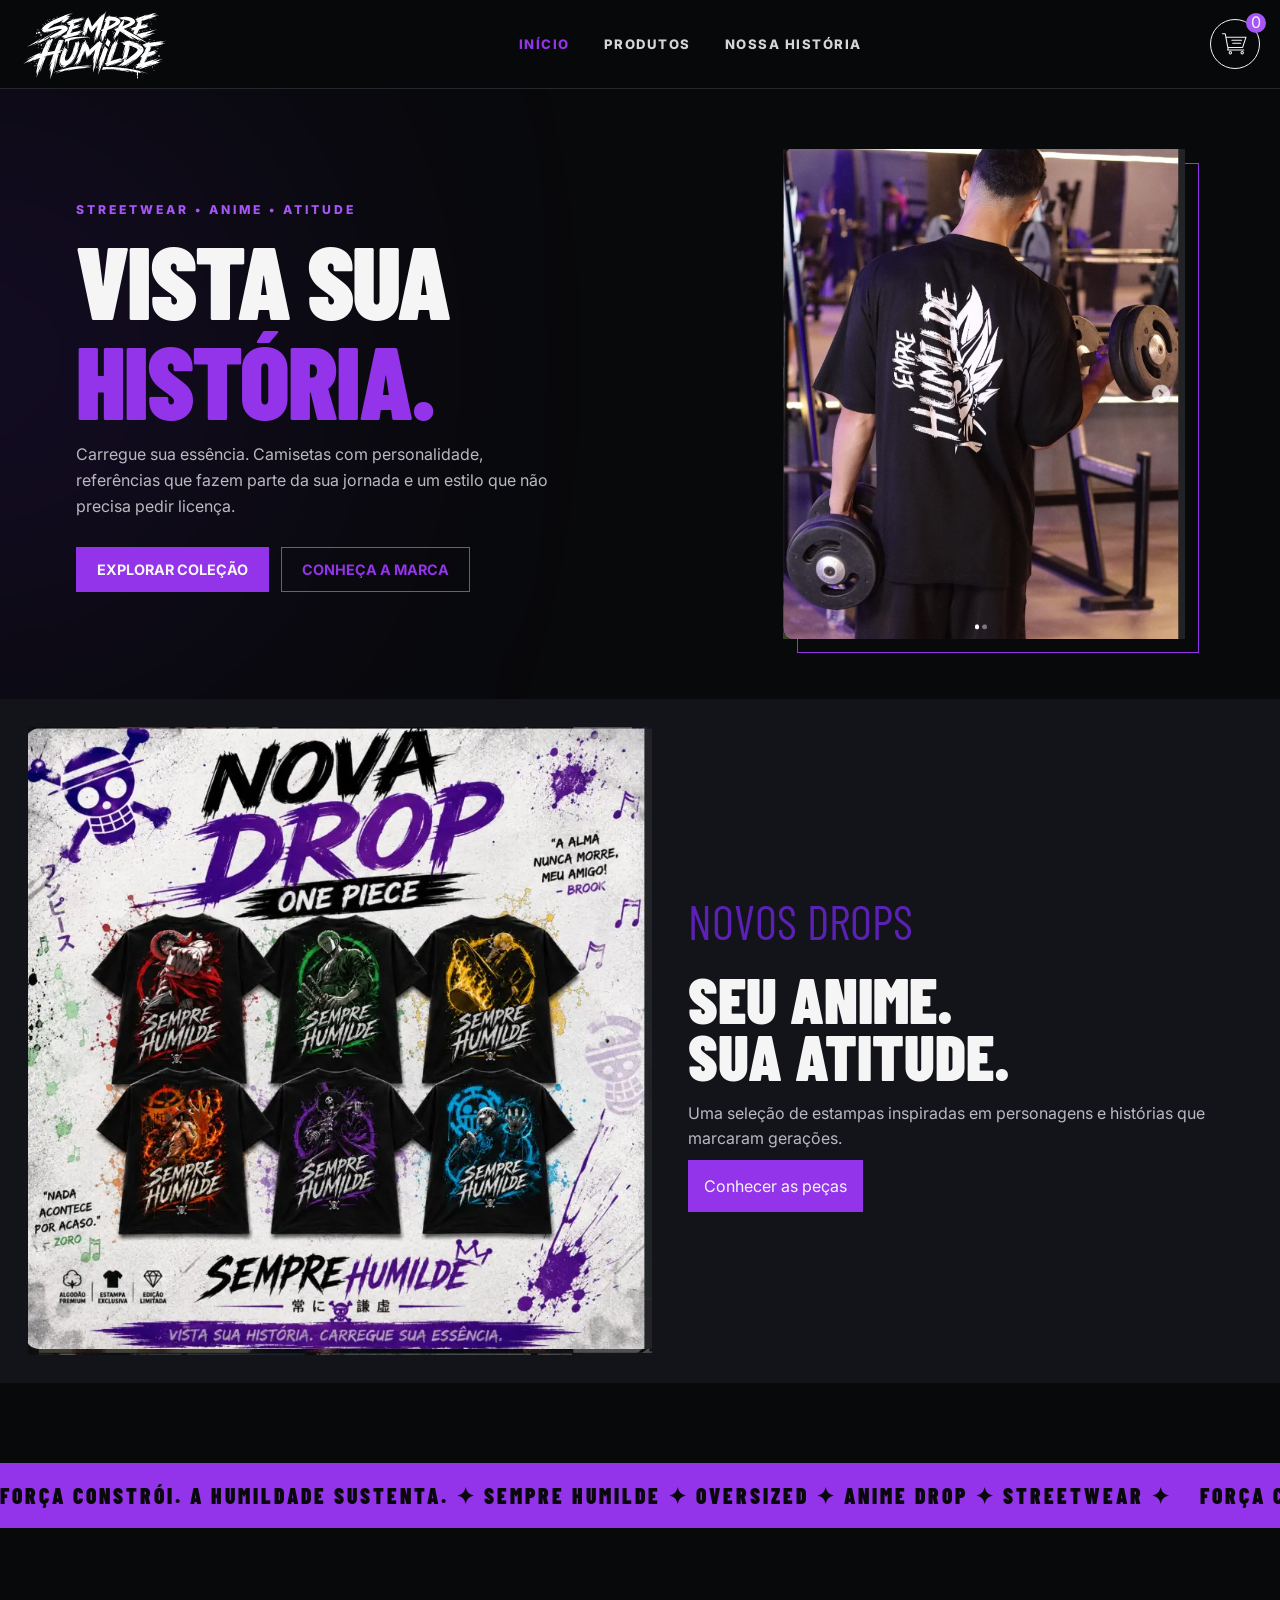
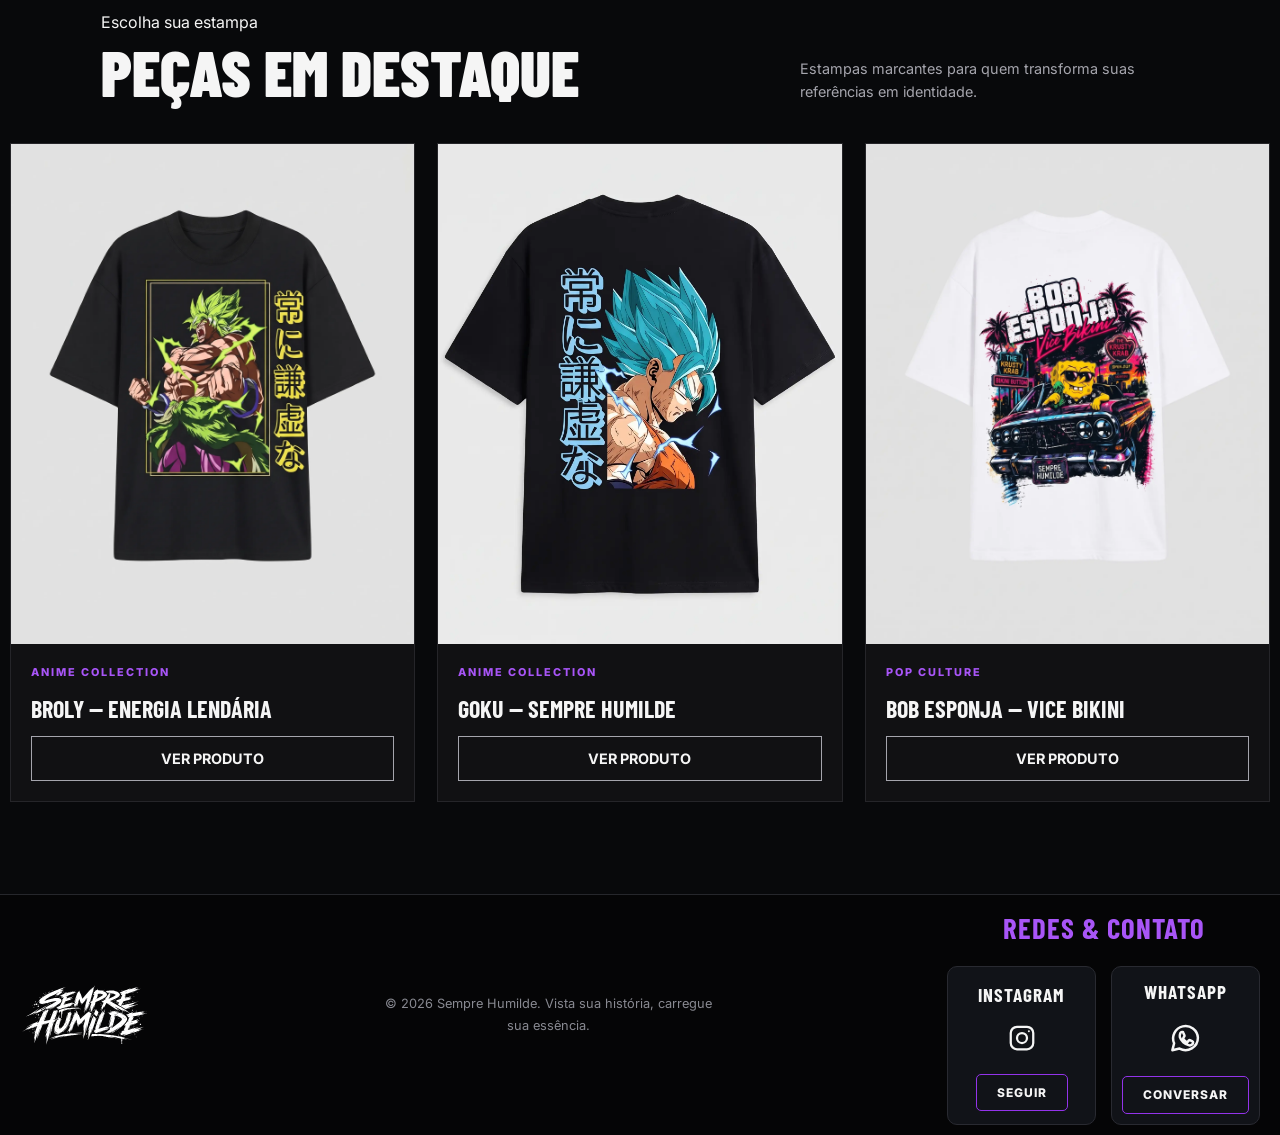
<file: index.html>
<!DOCTYPE html>
<html lang="pt-BR">

<head>
    <meta charset="UTF-8">
    <meta name="viewport" content="width=device-width, initial-scale=1.0">
    <meta name="description" content="Sempre Humilde — vista sua história, carregue sua essência.">
    <link rel="stylesheet" href="inicio.css">
    <title>Sempre Humilde | Streetwear</title>
</head>

<body>
    <header>
        <div class="barradnav">
            <a class="marca" href="index.html">
                <img src="img/sempre_humilde_vetorial.svg" alt="Logo Sempre Humilde">
            </a>
            <nav aria-label="Navegação principal">
                <ul class="menu">
                    <li><a class="ativo" href="index.html">Início</a></li>
                    <li><a href="produtos.html">Produtos</a></li>
                    <li><a href="historia.html">Nossa história</a></li>
                </ul>
            </nav>
                <svg class="hamburger" xmlns="http://www.w3.org/2000/svg" width="32" height="32" viewBox="0 0 24 24" fill="none"
                    stroke="white" stroke-width="2" stroke-linecap="round">
                    <path d="M3 6H21 M3 12H21 M3 18H21" />
                </svg >

            <a class="carrinho" href="#"><svg xmlns="http://www.w3.org/2000/svg" viewBox="0 0 200 180" width="30"
                    height="30">
                    <g fill="none" stroke="currentColor" stroke-width="7" stroke-linecap="round"
                        stroke-linejoin="round">
                        <path d="M17 22h18l17 91h99l22-68H43" />
                        <path d="M56 113l-5 17h108" />
                        <circle cx="69" cy="148" r="8" />
                        <circle cx="148" cy="148" r="8" />
                        <path d="M79 65h65M85 85h53" />
                    </g>
                </svg>
            </a>
        </div>
    </header>

    <main>
        <section class=" banner-principal">
            <div class="banner-texto">
                <span class="banner-mini-titulo">Streetwear • Anime • Atitude</span>
                <h1>Vista sua <span>história.</span></h1>
                <p>Carregue sua essência. Camisetas com personalidade, referências que fazem parte da sua jornada e um
                    estilo que não precisa pedir licença.</p>
                <div class="banner-acoes">
                    <a class="banner-botao" href="produtos.html">Explorar coleção</a>
                    <a class="banner-botao banner-b-secundario" href="historia.html">Conheça a marca</a>
                </div>
            </div>
            <div class="banner-foto">
                <img src="img/primeira.webp" alt="modelo usando a camiseta">
            </div>
        </section>
        <section class="banner-drop">
            <img src="img/one-piece-drop.webp" alt="Coleção de camisetas pretas com estampas de One Piece">
            <div class="infor-drop">
                <span class="drop-titulo">Novos Drops</span>
                <h2>Seu anime.<br>Sua atitude.</h2>
                <p>Uma seleção de estampas inspiradas em personagens e histórias que marcaram gerações.</p>
                <a class="drop-botao" href="produtos.html">Conhecer as peças</a>
            </div>
        </section>

        <div class="faixa">
            <div class="faixa-track">
                FORÇA CONSTRÓI. A HUMILDADE SUSTENTA. ✦ SEMPRE HUMILDE ✦ OVERSIZED ✦ ANIME DROP ✦ STREETWEAR
                ✦&nbsp;&nbsp;&nbsp;
                FORÇA CONSTRÓI. A HUMILDADE SUSTENTA. ✦ SEMPRE HUMILDE ✦ OVERSIZED ✦ ANIME DROP ✦ STREETWEAR
                ✦&nbsp;&nbsp;&nbsp;
            </div>
        </div>
        <section class="destaque">
            <div class="destaque-topo">
                <div>
                    <span>Escolha sua estampa</span>
                    <h2>Peças em destaque</h2>
                </div>
                <p>Estampas marcantes para quem transforma suas referências em identidade.</p>
            </div>
            <div class="vitrine">
                <article class="card-produto">
                    <div class="foto"><img src="img/produtos/brolly-vers.webp" alt="Camiseta preta com estampa do Broly">
                    </div>
                    <div class="infor-card">
                        <span class="categoria">Anime collection</span>
                        <h3>Broly — energia lendária</h3>
                        <a class="botao-destaque" href="produtos.html">Ver produto</a>
                    </div>
                </article>
                <article class="card-produto">
                    <div class="foto"><img src="img/produtos/goku-blue-vers.webp" alt="Camiseta Sempre Humilde com estampa do Goku">
                    </div>
                    <div class="infor-card">
                        <span class="categoria">Anime collection</span>
                        <h3>Goku — Sempre Humilde</h3>
                        <a class="botao-destaque" href="produtos.html">Ver produto</a>
                    </div>
                </article>
                <article class="card-produto">
                    <div class="foto"><img src="img/produtos/Bob Esponja em GTA-vres.webp"
                            alt="Camiseta branca com estampa Bob Esponja Vice Bikini"></div>
                    <div class="infor-card">
                        <span class="categoria">Pop culture</span>
                        <h3>Bob Esponja — Vice Bikini</h3>
                        <a class="botao-destaque" href="produtos.html">Ver produto</a>
                    </div>
                </article>
            </div>
        </section>
    </main>


    <footer>
        <div class="rodape">

            <div class="info-rodape">
                <a class="marca" href="index.html">
                    <img src="img/sempre_humilde_vetorial.svg" alt="Sempre Humilde">
                </a>
            </div>
            <p>© 2026 Sempre Humilde. Vista sua história, carregue sua essência.</p>

            <div class="contato-rodape">

                <h3>REDES & CONTATO</h3>

                <div class="rede">
                    <h4>INSTAGRAM</h4>

                    <a href="#" aria-label="Instagram">

                        <svg xmlns="http://www.w3.org/2000/svg" viewBox="0 0 24 24" width="30" height="30" fill="none"
                            stroke="currentColor" stroke-width="1.8" stroke-linecap="round" stroke-linejoin="round">

                            <rect x="3" y="3" width="18" height="18" rx="5" />
                            <circle cx="12" cy="12" r="4" />
                            <circle cx="17.5" cy="6.5" r=".8" fill="currentColor" stroke="none" />

                        </svg>

                    </a>

                    <a href="#" class="botao-rede">SEGUIR</a>
                </div>

                <div class="rede">
                    <h4>WHATSAPP</h4>

                    <a href="#" aria-label="WhatsApp">

                        <svg xmlns="http://www.w3.org/2000/svg" viewBox="0 0 24 24" width="35" height="35" fill="none"
                            stroke="currentColor" stroke-width="1.7" stroke-linecap="round" stroke-linejoin="round">

                            <path d="M20.5 11.5a8.5 8.5 0 0 1-12.6 7.4L3 20l1.2-4.7A8.5 8.5 0 1 1 20.5 11.5Z" />

                            <path
                                d="M8.5 8.2c.3-.6.6-.6 1-.6h.5c.2 0 .4.1.5.4l.8 1.9c.1.3.1.5-.1.7l-.7.9c-.2.2-.2.4 0 .7.5.9 1.3 1.7 2.2 2.2.3.2.5.2.7 0l.9-1.1c.2-.2.4-.3.7-.2l1.8.9c.3.1.4.3.4.5 0 .4-.2 1.2-.7 1.6-.5.5-1.2.7-2 .6-1.1-.2-2.5-.8-4-2.1-1.2-1.1-2.1-2.5-2.4-3.6-.3-1 .1-1.9.4-2.8Z" />

                        </svg>

                    </a>

                    <a href="#" class="botao-rede">CONVERSAR</a>
                </div>

            </div>

        </div>
    </footer>
</body>

</html>
</file>
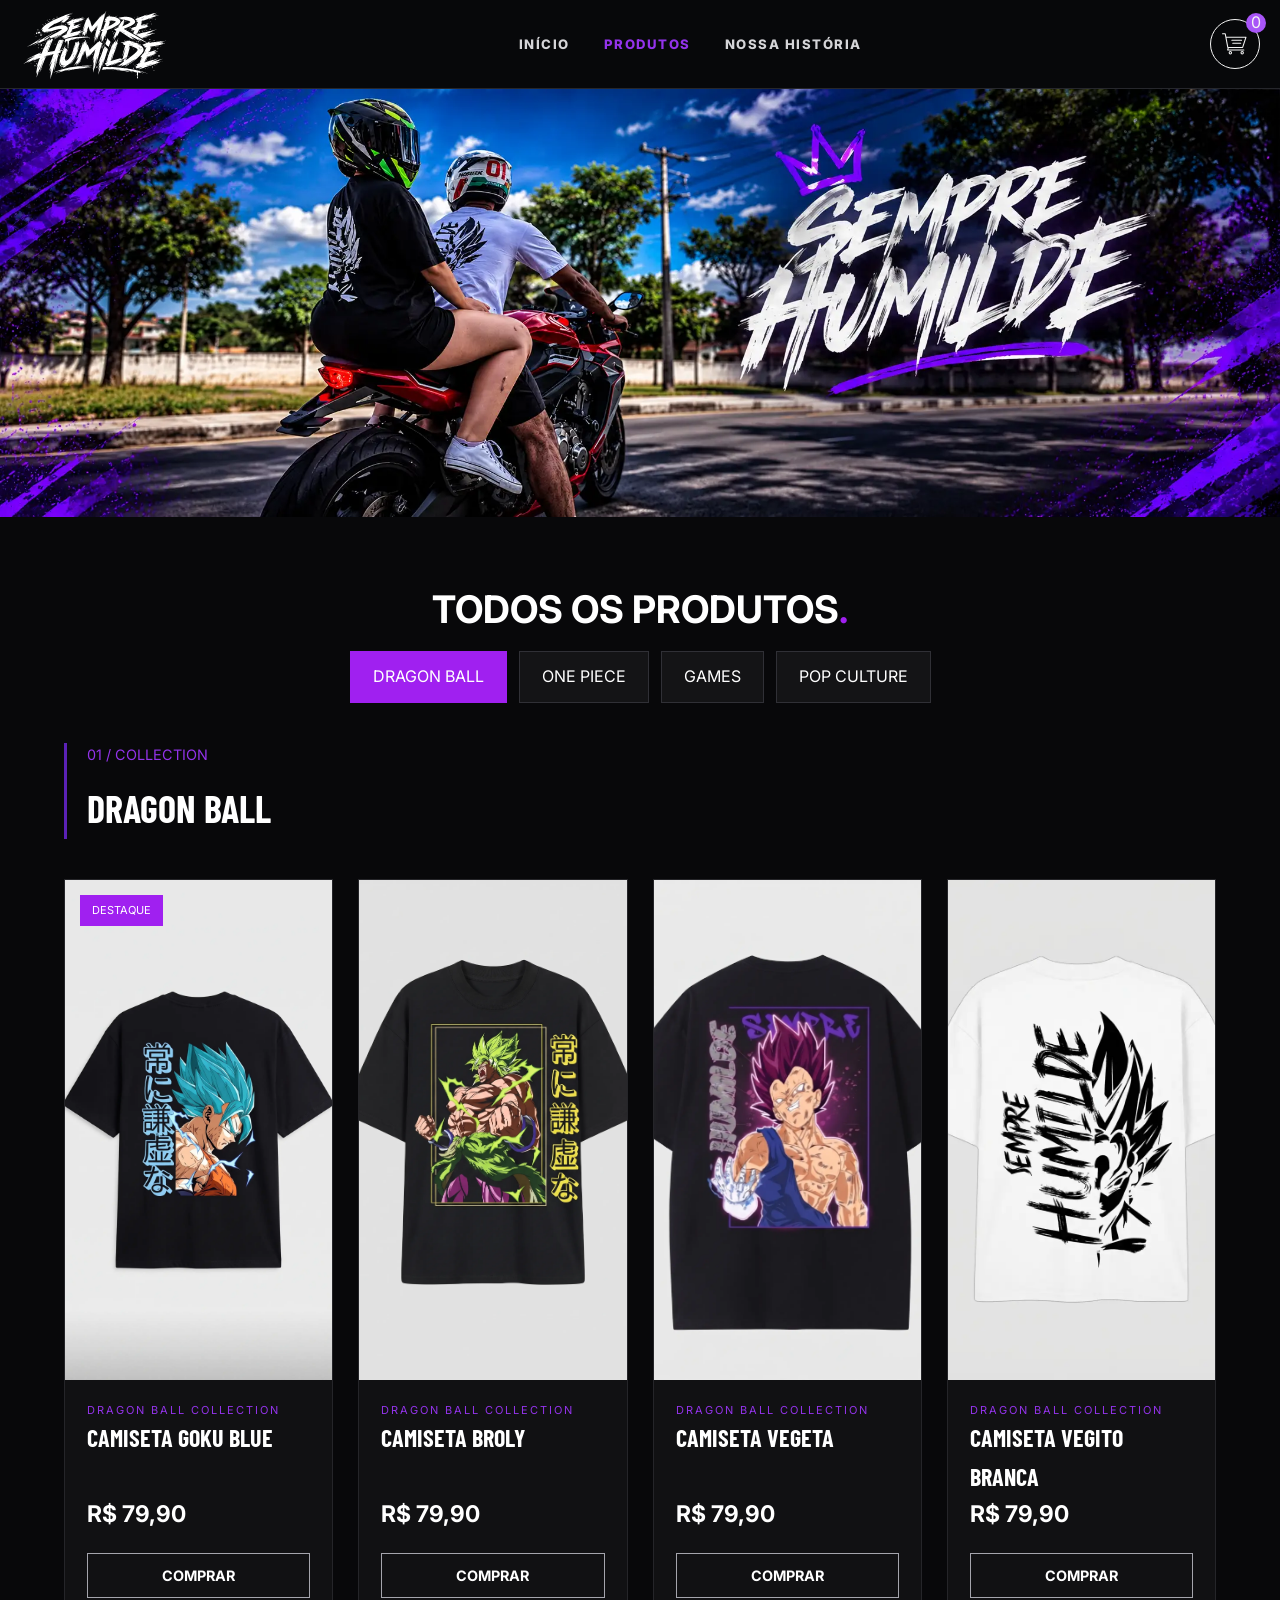
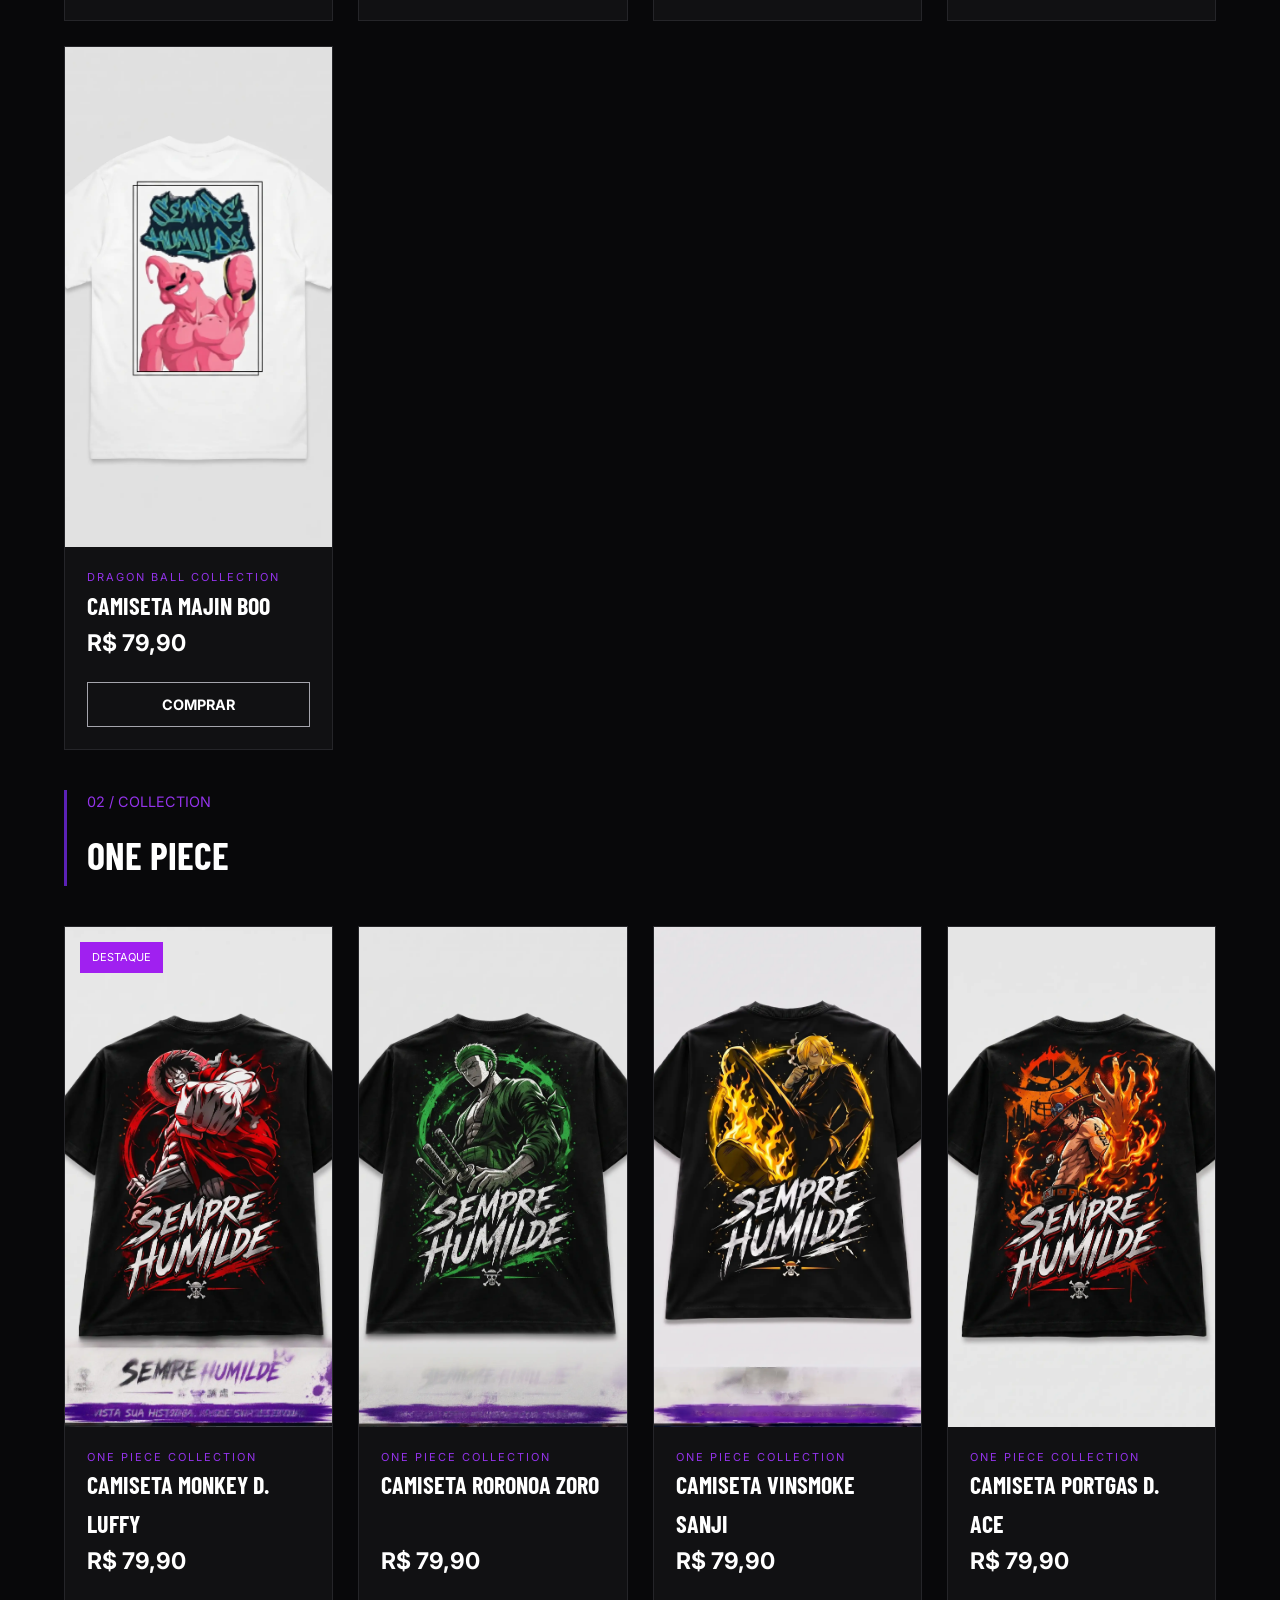
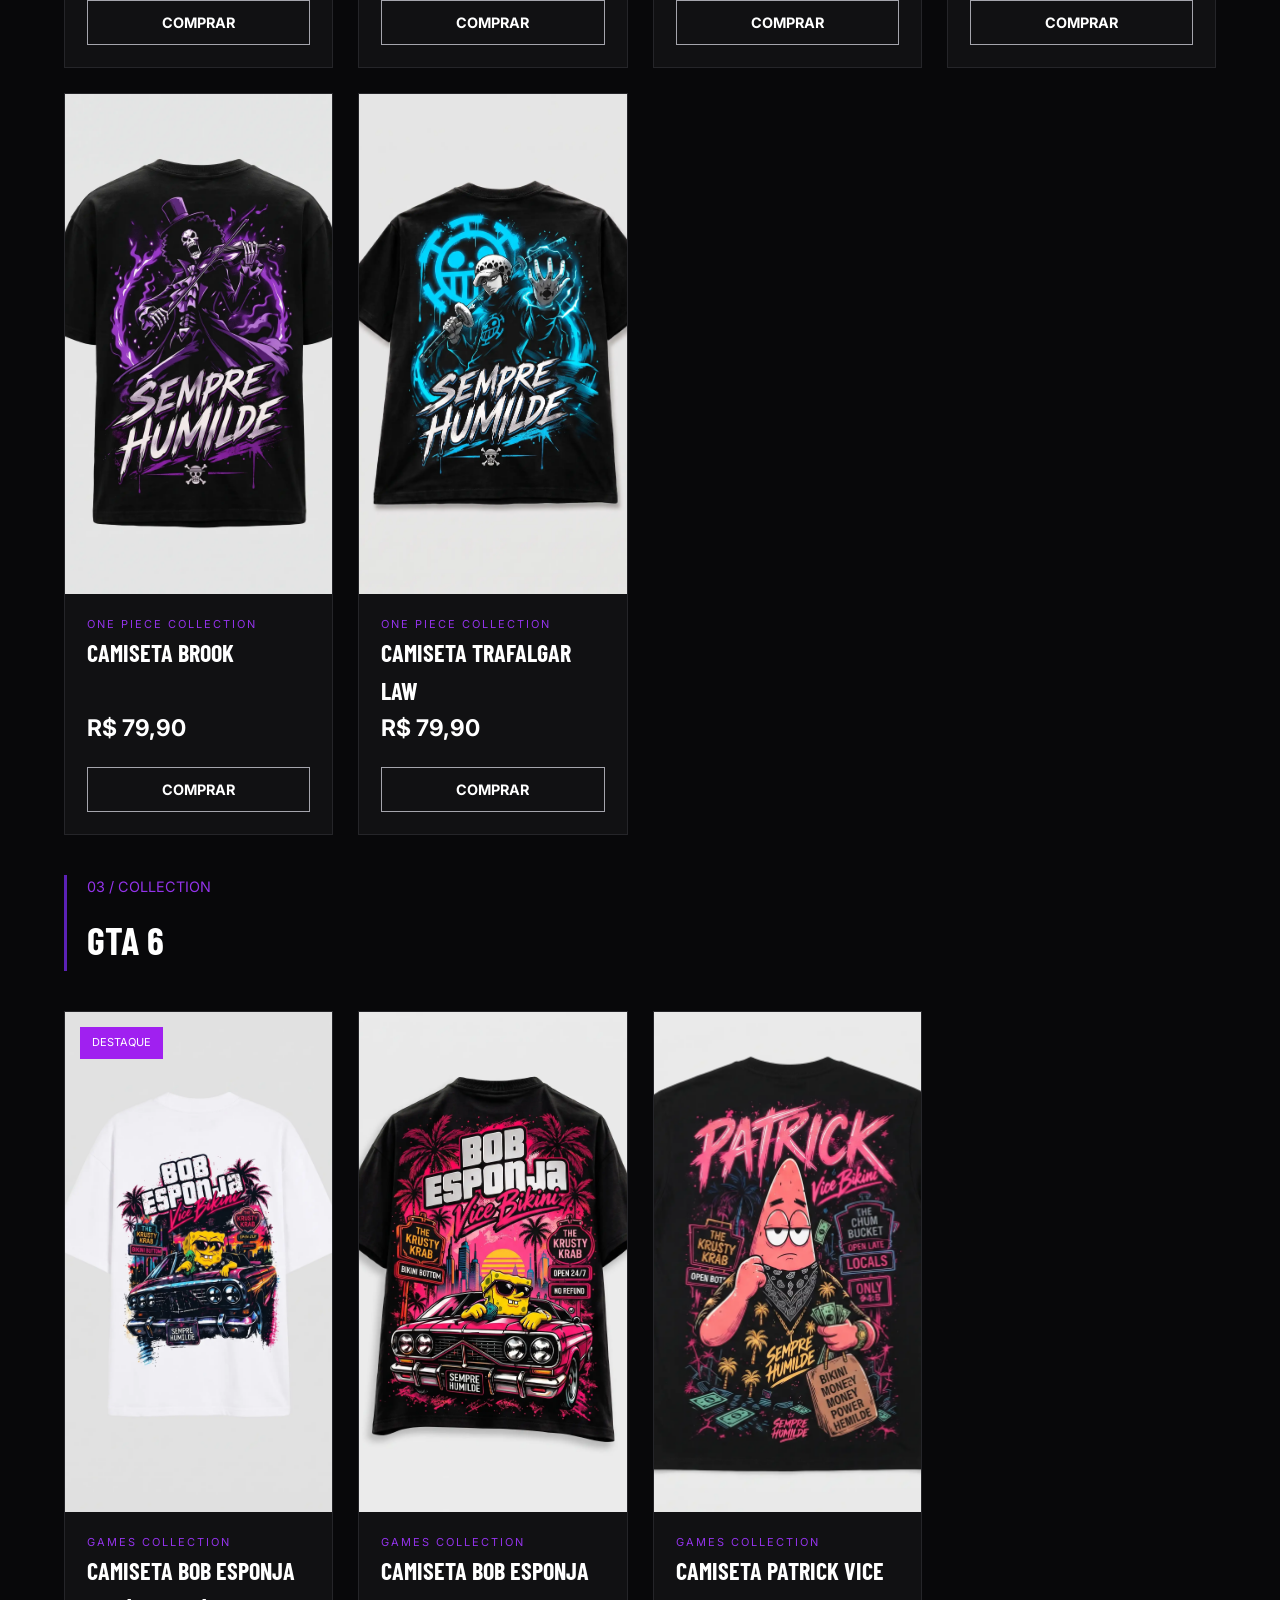
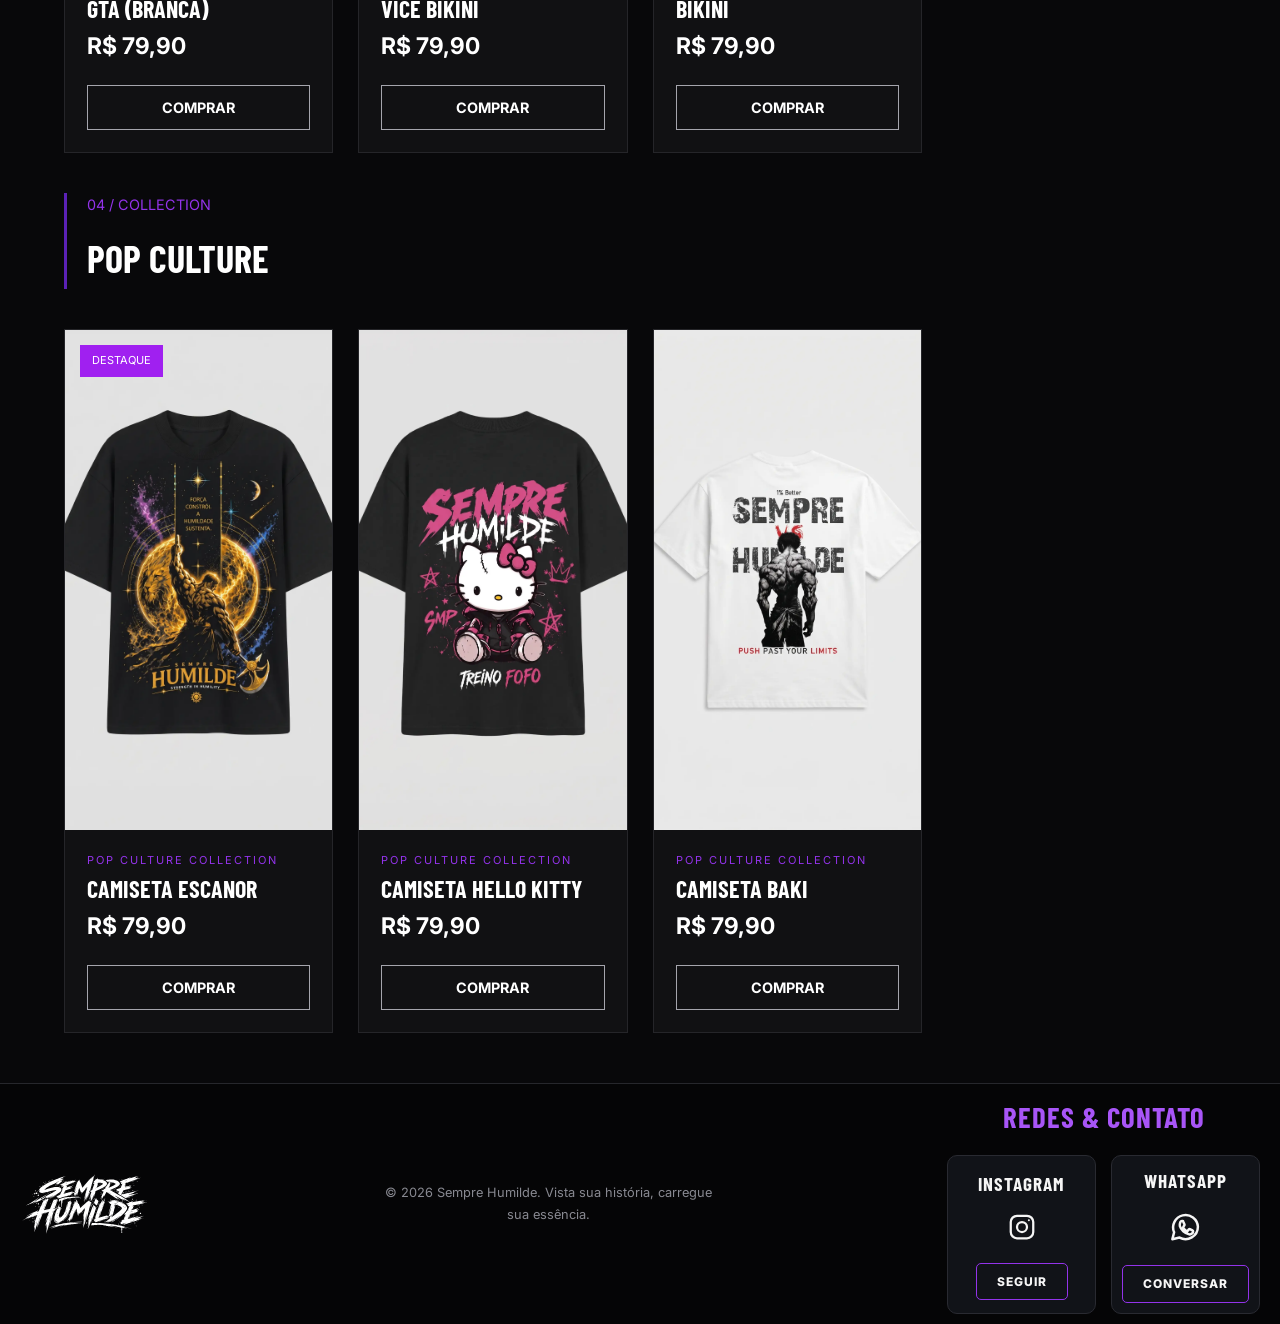
<file: produtos.html>
<!DOCTYPE html>
<html lang="pt-br">

<head>
    <meta charset="UTF-8">
    <meta name="viewport" content="width=device-width, initial-scale=1.0">
    <link rel="stylesheet" href="produtos.css">
    <link rel="stylesheet" href="inicio.css">
    <title>Produtos - Sempre Humilde</title>
</head>

<body>
    <header>
        <div class="barradnav">
            <a class="marca" href="index.html">
                <img src="img/sempre_humilde_vetorial.svg" alt="Logo Sempre Humilde">
            </a>
            <nav aria-label="Navegação principal">
                <ul class="menu">
                    <li><a href="index.html">Início</a></li>
                    <li><a class="ativo" href="produtos.html">Produtos</a></li>
                    <li><a href="historia.html">Nossa história</a></li>
                </ul>
            </nav>
            <svg class="hamburger" xmlns="http://www.w3.org/2000/svg" width="32" height="32" viewBox="0 0 24 24"
                fill="none" stroke="white" stroke-width="2" stroke-linecap="round">
                <path d="M3 6H21 M3 12H21 M3 18H21" />
            </svg>

            <a class="carrinho" href="#"><svg xmlns="http://www.w3.org/2000/svg" viewBox="0 0 200 180" width="30"
                    height="30">
                    <g fill="none" stroke="currentColor" stroke-width="7" stroke-linecap="round"
                        stroke-linejoin="round">
                        <path d="M17 22h18l17 91h99l22-68H43" />
                        <path d="M56 113l-5 17h108" />
                        <circle cx="69" cy="148" r="8" />
                        <circle cx="148" cy="148" r="8" />
                        <path d="M79 65h65M85 85h53" />
                    </g>
                </svg>
            </a>
        </div>
    </header>
    <main>
        <section class="banner">
            <picture>
                <source media="(max-width: 400px)" srcset="img/banner_400px.webp">
                <source media="(max-width: 600px)" srcset="img/banner_600px.png">
                <img class="fundo" src="img/banner.webp" alt="Banner Sempre Humilde">
            </picture>
            <div class="particulas"></div>
        </section>

        <section class="todos-produtos">
            <h2>Todos os produtos<span>.</span></h2>

            <div class="filtros">
                <a class="selecionado" href="#ball">Dragon Ball</a>
                <a href="#anime">One Piece</a>
                <a href="#games">Games</a>
                <a href="#pop">Pop Culture</a>
            </div>

            <!-- 01 / DRAGON BALL -->
            <div class="categoria01" id="ball">
                <p>01 / COLLECTION</p>
                <h2>Dragon Ball</h2>
            </div>
            <div class="produtos-grid">
                <article class="produto-card">
                    <div class="produto-img">
                        <img src="img/produtos/goku-blue-vers.webp" alt="Camiseta Goku Blue">
                        <span>DESTAQUE</span>
                    </div>
                    <div class="produto-info">
                        <p>DRAGON BALL COLLECTION</p>
                        <h3>Camiseta Goku Blue</h3>
                        <strong>R$ 79,90</strong>
                        <a href="#">Comprar</a>
                    </div>
                </article>

                <article class="produto-card">
                    <div class="produto-img">
                        <img src="img/produtos/brolly-vers.webp" alt="Camiseta Broly">
                    </div>
                    <div class="produto-info">
                        <p>DRAGON BALL COLLECTION</p>
                        <h3>Camiseta Broly</h3>
                        <strong>R$ 79,90</strong>
                        <a href="#">Comprar</a>
                    </div>
                </article>

                <article class="produto-card">
                    <div class="produto-img">
                        <img src="img/produtos/vegita-vers.webp" alt="Camiseta Vegeta Ego Superior">
                    </div>
                    <div class="produto-info">
                        <p>DRAGON BALL COLLECTION</p>
                        <h3>Camiseta Vegeta</h3>
                        <strong>R$ 79,90</strong>
                        <a href="#">Comprar</a>
                    </div>
                </article>

                <article class="produto-card">
                    <div class="produto-img">
                        <img src="img/produtos/vegito branco vers.webp" alt="Camiseta Vegito Branca">
                    </div>
                    <div class="produto-info">
                        <p>DRAGON BALL COLLECTION</p>
                        <h3>Camiseta Vegito Branca</h3>
                        <strong>R$ 79,90</strong>
                        <a href="#">Comprar</a>
                    </div>
                </article>

                <article class="produto-card">
                    <div class="produto-img">
                        <img src="img/produtos/bull-vers.webp" alt="Camiseta Majin Boo">
                    </div>
                    <div class="produto-info">
                        <p>DRAGON BALL COLLECTION</p>
                        <h3>Camiseta Majin Boo</h3>
                        <strong>R$ 79,90</strong>
                        <a href="#">Comprar</a>
                    </div>
                </article>
            </div>

            <!-- 02 / ONE PIECE -->
            <div class="categoria01" id="anime">
                <p>02 / COLLECTION</p>
                <h2>One Piece</h2>
            </div>
            <div class="produtos-grid">
                <article class="produto-card">
                    <div class="produto-img">
                        <img src="img/produtos/Luffy-vers.webp" alt="Camiseta Monkey D. Luffy">
                        <span>DESTAQUE</span>
                    </div>
                    <div class="produto-info">
                        <p>ONE PIECE COLLECTION</p>
                        <h3>Camiseta Monkey D. Luffy</h3>
                        <strong>R$ 79,90</strong>
                        <a href="#">Comprar</a>
                    </div>
                </article>

                <article class="produto-card">
                    <div class="produto-img">
                        <img src="img/produtos/Zoro-vers.webp" alt="Camiseta Roronoa Zoro">
                    </div>
                    <div class="produto-info">
                        <p>ONE PIECE COLLECTION</p>
                        <h3>Camiseta Roronoa Zoro</h3>
                        <strong>R$ 79,90</strong>
                        <a href="#">Comprar</a>
                    </div>
                </article>

                <article class="produto-card">
                    <div class="produto-img">
                        <img src="img/produtos/Sanji-vers.webp" alt="Camiseta Vinsmoke Sanji">
                    </div>
                    <div class="produto-info">
                        <p>ONE PIECE COLLECTION</p>
                        <h3>Camiseta Vinsmoke Sanji</h3>
                        <strong>R$ 79,90</strong>
                        <a href="#">Comprar</a>
                    </div>
                </article>

                <article class="produto-card">
                    <div class="produto-img">
                        <img src="img/produtos/Ace-vers.webp" alt="Camiseta Portgas D. Ace">
                    </div>
                    <div class="produto-info">
                        <p>ONE PIECE COLLECTION</p>
                        <h3>Camiseta Portgas D. Ace</h3>
                        <strong>R$ 79,90</strong>
                        <a href="#">Comprar</a>
                    </div>
                </article>

                <article class="produto-card">
                    <div class="produto-img">
                        <img src="img/produtos/Brook-vers.webp" alt="Camiseta Brook">
                    </div>
                    <div class="produto-info">
                        <p>ONE PIECE COLLECTION</p>
                        <h3>Camiseta Brook</h3>
                        <strong>R$ 79,90</strong>
                        <a href="#">Comprar</a>
                    </div>
                </article>

                <article class="produto-card">
                    <div class="produto-img">
                        <img src="img/produtos/Law-vers.webp" alt="Camiseta Trafalgar Law">
                    </div>
                    <div class="produto-info">
                        <p>ONE PIECE COLLECTION</p>
                        <h3>Camiseta Trafalgar Law</h3>
                        <strong>R$ 79,90</strong>
                        <a href="#">Comprar</a>
                    </div>
                </article>
            </div>

            <!-- 03 / GTA 6 -->
            <div class="categoria01" id="games">
                <p id="GTA">03 / COLLECTION</p>
                <h2>GTA 6</h2>
            </div>
            <div class="produtos-grid">
                <article class="produto-card">
                    <div class="produto-img">
                        <img src="img/produtos/Bob Esponja em GTA-vres.webp" alt="Camiseta Bob Esponja em GTA Branca">
                        <span>DESTAQUE</span>
                    </div>
                    <div class="produto-info">
                        <p>GAMES COLLECTION</p>
                        <h3>Camiseta Bob Esponja GTA (Branca)</h3>
                        <strong>R$ 79,90</strong>
                        <a href="#">Comprar</a>
                    </div>
                </article>

                <article class="produto-card">
                    <div class="produto-img">
                        <img src="img/produtos/Bob Esponja Vice Bikini-vers.webp" alt="Camiseta Bob Esponja Vice Bikini">
                    </div>
                    <div class="produto-info">
                        <p>GAMES COLLECTION</p>
                        <h3>Camiseta Bob Esponja Vice Bikini</h3>
                        <strong>R$ 79,90</strong>
                        <a href="#">Comprar</a>
                    </div>
                </article>

                <article class="produto-card">
                    <div class="produto-img">
                        <img src="img/produtos/patrick-vers.webp" alt="Camiseta Patrick Vice Bikini">
                    </div>
                    <div class="produto-info">
                        <p>GAMES COLLECTION</p>
                        <h3>Camiseta Patrick Vice Bikini</h3>
                        <strong>R$ 79,90</strong>
                        <a href="#">Comprar</a>
                    </div>
                </article>
            </div>

            <!-- 04 / POP CULTURE -->
            <div class="categoria01" id="pop">
                <p>04 / COLLECTION</p>
                <h2>Pop Culture</h2>
            </div>
            <div class="produtos-grid">
                <article class="produto-card">
                    <div class="produto-img">
                        <img src="img/produtos/escanor-fent.webp" alt="Camiseta Escanor Sempre Humilde">
                        <span>DESTAQUE</span>
                    </div>
                    <div class="produto-info">
                        <p>POP CULTURE COLLECTION</p>
                        <h3>Camiseta Escanor</h3>
                        <strong>R$ 79,90</strong>
                        <a href="#">Comprar</a>
                    </div>
                </article>

                <article class="produto-card">
                    <div class="produto-img">
                        <img src="img/produtos/Hello-Kitty-vers.webp" alt="Camiseta Hello Kitty">
                    </div>
                    <div class="produto-info">
                        <p>POP CULTURE COLLECTION</p>
                        <h3>Camiseta Hello Kitty</h3>
                        <strong>R$ 79,90</strong>
                        <a href="#">Comprar</a>
                    </div>
                </article>

                <article class="produto-card">
                    <div class="produto-img">
                        <img src="img/produtos/luta-vers.webp" alt="Camiseta Baki Push Past Your Limits">
                    </div>
                    <div class="produto-info">
                        <p>POP CULTURE COLLECTION</p>
                        <h3>Camiseta Baki</h3>
                        <strong>R$ 79,90</strong>
                        <a href="#">Comprar</a>
                    </div>
                </article>
            </div>
        </section>
    </main>

    <footer>
        <div class="rodape">
            <div class="info-rodape">
                <a class="marca" href="index.html">
                    <img src="img/sempre_humilde_vetorial.svg" alt="Sempre Humilde">
                </a>
            </div>
            <p>© 2026 Sempre Humilde. Vista sua história, carregue sua essência.</p>

            <div class="contato-rodape">
                <h3>REDES & CONTATO</h3>

                <div class="rede">
                    <h4>INSTAGRAM</h4>
                    <a href="#" aria-label="Instagram">
                        <svg xmlns="http://www.w3.org/2000/svg" viewBox="0 0 24 24" width="30" height="30" fill="none"
                            stroke="currentColor" stroke-width="1.8" stroke-linecap="round" stroke-linejoin="round">
                            <rect x="3" y="3" width="18" height="18" rx="5" />
                            <circle cx="12" cy="12" r="4" />
                            <circle cx="17.5" cy="6.5" r=".8" fill="currentColor" stroke="none" />
                        </svg>
                    </a>
                    <a href="#" class="botao-rede">SEGUIR</a>
                </div>

                <div class="rede">
                    <h4>WHATSAPP</h4>
                    <a href="#" aria-label="WhatsApp">
                        <svg xmlns="http://www.w3.org/2000/svg" viewBox="0 0 24 24" width="35" height="35" fill="none"
                            stroke="currentColor" stroke-width="1.7" stroke-linecap="round" stroke-linejoin="round">
                            <path d="M20.5 11.5a8.5 8.5 0 0 1-12.6 7.4L3 20l1.2-4.7A8.5 8.5 0 1 1 20.5 11.5Z" />
                            <path
                                d="M8.5 8.2c.3-.6.6-.6 1-.6h.5c.2 0 .4.1.5.4l.8 1.9c.1.3.1.5-.1.7l-.7.9c-.2.2-.2.4 0 .7.5.9 1.3 1.7 2.2 2.2.3.2.5.2.7 0l.9-1.1c.2-.2.4-.3.7-.2l1.8.9c.3.1.4.3.4.5 0 .4-.2 1.2-.7 1.6-.5.5-1.2.7-2 .6-1.1-.2-2.5-.8-4-2.1-1.2-1.1-2.1-2.5-2.4-3.6-.3-1 .1-1.9.4-2.8Z" />
                        </svg>
                    </a>
                    <a href="#" class="botao-rede">CONVERSAR</a>
                </div>
            </div>
        </div>
    </footer>
</body>

</html>
</file>
<file: inicio.css>
@import url('https://fonts.googleapis.com/css2?family=Barlow+Condensed:wght@500;600;700;800;900&family=Inter:wght@400;500;600;700;800&display=swap');

/* CONFIGURAÇÕES GERAIS */

:root {
    --preto: #08090b;
    --preto-2: #111318;
    --cinza: #a5a5ad;
    --branco: #f5f5f5;
    --roxo: #9333ea;
    --roxo-escuro: #5b21b6;
    --roxo-claro: #a855f7;
    --fonte-titulo: 'Barlow Condensed', sans-serif;
    --fonte-texto: 'Inter', sans-serif;
    --largura: 1220px;
}

* {
    margin: 0;
    padding: 0;
    box-sizing: border-box;
}

html {
    scroll-behavior: smooth;
}

body {
    min-height: 100vh;
    display: flex;
    flex-direction: column;
    background: var(--preto);
    color: var(--branco);
    font-family: var(--fonte-texto);
    line-height: 1.6;
    max-width: 2000px;
    margin: 0 auto;
}

img {
    display: block;
    max-width: 100%;
}

a {
    color: inherit;
    text-decoration: none;
}

main {
    flex: 1;
}

/*Menu*/

header {
    background: rgba(8, 9, 11, .96);
    border-bottom: 1px solid #26272c;
}

.barradnav {
    min-height: 88px;
    display: flex;
    align-items: center;
    justify-content: space-between;
    gap: 28px;
    padding: 0px 20px;
}

.marca img {
    max-width: 100%;
    max-height: 75px;
}

.menu {
    display: flex;
    align-items: center;
    gap: 34px;
    list-style: none;
}

.menu a {
    color: #d5d5d8;
    font-size: .82rem;
    font-weight: 800;
    letter-spacing: 1.5px;
    text-transform: uppercase;
    transition: color .2s ease;
}

.menu a:hover,
.menu a.ativo {
    color: var(--roxo);
}

.hamburger {
    display: none;
}


.carrinho {
    display: grid;
    align-items: center;
    justify-items: center;
    border: 1px solid var(--branco);
    border-radius: 50%;
    width: 50px;
    height: 50px;
    position: relative;
}

.carrinho:hover {
    border: 1px solid var(--roxo-claro);
}

.carrinho:hover>svg {
    color: var(--roxo-claro);
}

.carrinho::before {
    display: flex;
    align-items: center;
    justify-content: center;
    position: absolute;
    content: "0";
    width: 20px;
    height: 20px;
    bottom: 35px;
    left: 35px;
    border-radius: 100px;
    background-color: var(--roxo-claro);
}

/* banner principal*/

.banner-principal {
    position: relative;
    min-height: 610px;
    display: grid;
    grid-template-columns: 1fr .92fr;
    align-items: center;
    gap: 46px;
    padding-block: 58px;
    overflow: hidden;
    justify-items: center;
}

.banner-principal::before {
    content: "";
    position: absolute;
    width: 420px;
    height: 420px;
    left: -230px;
    top: 60px;
    border-radius: 50%;
    background: var(--roxo-escuro);
    filter: blur(180px);
    opacity: .35;
    pointer-events: none;
}

.banner-texto {
    position: relative;
    z-index: 1;
}

.banner-mini-titulo {
    color: var(--roxo-claro);
    font-size: .76rem;
    font-weight: 800;
    letter-spacing: 3px;
    text-transform: uppercase;
}

.banner-principal h1 {
    margin: 16px 0 20px;
    font-family: var(--fonte-titulo);
    font-size: clamp(4rem, 8vw, 7.4rem);
    font-weight: 900;
    line-height: .83;
    letter-spacing: -2px;
    text-transform: uppercase;
}

.banner-principal h1 span {
    margin-top: 15px;
    display: block;
    color: var(--roxo);
}

.banner-principal p {
    max-width: 490px;
    margin-bottom: 28px;
    color: #b9bac1;
    font-size: 1rem;
}

.banner-acoes {
    display: flex;
    flex-wrap: wrap;
    gap: 12px;
}

.banner-foto {
    position: relative;
}

.banner-foto::after {
    content: "";
    position: absolute;
    inset: 14px -14px -14px 14px;
    border: 1px solid var(--roxo);
    z-index: -1;
}

.banner-foto img {
    width: 100%;
    height: 490px;
    object-fit: cover;
    object-position: center;
    filter: saturate(.88);
}

.banner-botao {
    background-color: var(--roxo);
    padding: 10px 20px;
    font-size: 0.9rem;
    font-weight: bold;
    text-transform: uppercase;
    border: 1px solid transparent;
}

.banner-botao:hover {
    color: var(--roxo);
    background-color: transparent;
    border: 1px solid var(--roxo);
    transition: .5s ease;
}

.banner-b-secundario {
    background-color: transparent;
    border: 1px solid var(--roxo);
    color: var(--roxo);
}

.banner-b-secundario:hover {
    background-color: var(--roxo);
    color: var(--branco);
    transition: .5s ease;

}

/* faixa que se move */

.faixa {
    padding: 15px 0;
    overflow: hidden;
    background: var(--roxo);
    color: #09090b;
    font-family: var(--fonte-titulo);
    font-size: 1.35rem;
    font-weight: 900;
    letter-spacing: 3px;
    text-transform: uppercase;
    white-space: nowrap;
}

.faixa-track {
    display: inline-block;
    animation: mover 18s linear infinite;
}

@keyframes mover {
    from {
        transform: translateX(0);
    }

    to {
        transform: translateX(-50%);
    }
}

/*destaque */

.destaque {
    padding-block: 82px;
}

.destaque-topo {
    display: flex;
    justify-content: space-around;
    align-items: end;
    gap: 20px;
    margin-bottom: 30px;
}

.destaque h2 {
    margin-top: 7px;
    font-family: var(--fonte-titulo);
    font-size: clamp(2.5rem, 5vw, 4.1rem);
    font-weight: 900;
    line-height: .95;
    text-transform: uppercase;
}

.destaque-topo p {
    max-width: 380px;
    color: var(--cinza);
    font-size: .9rem;
}

/* vitrine de produtos em destaque*/

.vitrine {
    display: grid;
    grid-template-columns: repeat(3, minmax(0, 1fr));
    gap: 22px;
    padding: 10px;

}

.card-produto {
    display: grid;
    min-width: 0;
    background: var(--preto-2);
    background: #111113;
    border: 1px solid #252529;
    transition: .3s;
    overflow: hidden;
}

.card-produto:hover {
    transform: translateY(-5px);
    box-shadow: 0 10px 30px #a020f033;
}

.card-produto .foto {
    overflow: hidden;
    background: #191a1f;
}

.card-produto img {
    width: 100%;
    height: 500px;
    object-fit: cover;
    transition: transform .4s ease;
}

.card-produto:hover img {
    transform: scale(1.045);
}

.categoria {
    color: var(--roxo-claro);
    font-size: .68rem;
    font-weight: 800;
    letter-spacing: 2px;
    text-transform: uppercase;
}

.infor-card {
    display: grid;
    padding: 20px;
    gap: 8px;
}

.infor-card h3 {
    font-family: var(--fonte-titulo);
    font-size: 1.5rem;
    font-weight: 700;
    text-transform: uppercase;
}

.botao-destaque {
    border: 1px solid var(--cinza);
    text-align: center;
    padding: 10px;
    font-size: .9rem;
    font-weight: bold;
    text-transform: uppercase;
}

.botao-destaque:hover {
    background-color: var(--roxo);
    border: 1px solid transparent;
    transition: 0.5s;
}

/*drop */

.banner-drop {
    display: grid;
    grid-template-columns: 1.05fr .95fr;
    align-items: center;
    gap: 36px;
    margin-bottom: 80px;
    padding: 28px;
    background: #13141a;
}

.banner-drop img {

    height: 100%;
    object-fit: cover;
}

.banner-drop h2 {
    margin: 10px 0 16px;
    font-family: var(--fonte-titulo);
    font-size: clamp(2.7rem, 5vw, 4.7rem);
    line-height: .9;
    font-weight: 900;
    text-transform: uppercase;
}

.banner-drop p {
    margin-bottom: 22px;
    color: #b9bac1;
}

.drop-titulo {
    font-family: var(--fonte-titulo);
    font-size: 3rem;
    text-transform: uppercase;
    color: var(--roxo-escuro);

}

.drop-titulo:hover {
    background: linear-gradient(90deg, #9333ea, #5b21b6);
    background-clip: text;
    -webkit-background-clip: text;
    color: transparent;
    transition: .5s ease;
}

.drop-botao {
    background-color: var(--roxo);
    padding: 15px;
    border: 1px solid transparent;
}

.drop-botao:hover {
    background-color: transparent;
    border: 1px solid var(--roxo);
    transition: .5s;

}




/*footer */

footer {
    border-top: 1px solid #26272c;
    background: #050506;
}

.rodape {
    display: grid;
    grid-template-columns: auto 1fr auto;
    align-items: center;
    justify-items: center;
    padding: 10px 20px;
}

.info-rodape {
    display: grid;
    gap: 18px;
    justify-items: start;
}

.info-rodape .marca img {
    height: 65px;
    width: auto;
}

.rodape p {
    color: #888991;
    font-size: .8rem;
    max-width: 350px;
    line-height: 1.7;
    text-align: center;
}

/* rede */

.contato-rodape {
    display: grid;
    grid-template-columns: repeat(2, minmax(0, 1fr));
    gap: 15px;
}

.contato-rodape h3 {
    grid-column: 1 / -1;
    text-align: center;
    font-family: var(--fonte-titulo);
    font-size: 1.8rem;
    color: var(--roxo-claro);
    letter-spacing: 1px;
}

.rede {
    display: grid;
    justify-items: center;
    align-content: center;
    gap: 13px;
    padding: 10px 10px;
    background: var(--preto-2);
    border: 1px solid #292a31;
    border-radius: 10px;

}

.rede:hover {
    border: 1px solid var(--roxo-escuro);
    transition: .5s;
}

.rede h4 {
    font-family: var(--fonte-titulo);
    font-size: 1.2rem;
    letter-spacing: 1px;
}

.rede svg {
    color: var(--branco);
    transition: .3s ease;
}

.rede:hover svg {
    color: var(--roxo-claro);
}

/* botao*/

.botao-rede {
    background-color: transparent;
    color: var(--branco);
    font-size: .75rem;
    font-weight: 800;
    letter-spacing: 1px;
    text-transform: uppercase;
    padding: 8px 20px;
    border-radius: 5px;
    transition: .3s ease;
    border: 1px solid var(--roxo);
}

.botao-rede:hover {
    filter: brightness(1.2);
    background-color: var(--roxo);
    border: 1px solid var(--roxo-escuro);
}

/* ==============================
   RESPONSIVIDADE - ATÉ 600PX
============================== */

@media screen and (max-width: 600px) {

    /* MENU */
    .barradnav {
        min-height: 75px;
        padding: 10px 15px;
        gap: 12px;
        flex-wrap: wrap;
    }

    .marca img {
        max-height: 55px;
    }

    .menu {
        gap: 14px;
        flex-wrap: wrap;
        justify-content: center;
    }

    .menu a {
        font-size: 11px;
        letter-spacing: 1px;
    }

    .hamburger {
        display: none;
    }

    .carrinho {
        width: 40px;
        height: 40px;
        flex-shrink: 0;
    }

    .carrinho::before {
        top: -11px;
        left: 25px;
    }

    /* BANNER PRINCIPAL */
    .banner-principal {
        min-height: auto;
        grid-template-columns: 1fr;
        gap: 35px;
        padding: 55px 6%;
        text-align: center;
    }

    .banner-mini-titulo {
        font-size: 11px;
    }

    .banner-principal h1 {
        font-size: clamp(3.5rem, 12vw, 5rem);
    }

    .banner-principal p {
        font-size: 14px;
        margin: 0 auto 25px;
    }

    .banner-acoes {
        justify-content: center;
    }

    .banner-foto {
        width: 90%;
        max-width: 400px;
    }

    .banner-foto img {
        height: 100%;
        grid-row: 1;

    }

    .banner-texto {
        grid-row: 2;
    }

    /* FAIXA ANIMADA */
    .faixa {
        font-size: 1.1rem;
        padding: 12px 0;
    }

    /* DESTAQUES */
    .destaque {
        padding: 55px 4%;
    }

    .destaque-topo {
        flex-direction: column;
        align-items: center;
        text-align: center;
        gap: 15px;
    }

    .destaque h2 {
        font-size: 2.8rem;
    }

    .destaque-topo p {
        font-size: 13px;
    }

    /* VITRINE */
    .vitrine {
        grid-template-columns: repeat(2, minmax(0, 1fr));
        gap: 15px;
        padding: 5px;
    }

    .card-produto img {
        height: 300px;
    }

    .infor-card {
        padding: 13px;
        gap: 7px;
    }

    .infor-card h3 {
        font-size: 1.25rem;
    }

    .categoria {
        font-size: 10px;
    }

    .botao-destaque {
        font-size: 12px;
        padding: 9px 5px;
    }

    /* BANNER DROP */
    .banner-drop {
        grid-template-columns: 1fr;
        gap: 25px;
        margin: 0 4% 50px;
        padding: 18px;
    }

    .banner-drop img {
        width: 100%;
    }

    .banner-drop h2 {
        font-size: 3rem;
    }

    .banner-drop p {
        font-size: 14px;
    }

    /* FOOTER */
    .rodape {
        grid-template-columns: 1fr;
        gap: 30px;
        padding: 30px 15px;
    }

    .info-rodape {
        justify-items: center;
        text-align: center;
    }

    .contato-rodape {
        width: 100%;
        max-width: 350px;
    }

}


/* ==============================
   RESPONSIVIDADE - ATÉ 400PX
============================== */

@media screen and (max-width: 480px) {

    /* MENU */
    .barradnav {
        display: flex;
        position: relative;
    }

    .menu {
        display: none;
    }

    .marca img {
        max-height: 60px;
        position: absolute;
        left: 50%;
        transform: translate(-50%, -50%);
    }

    .hamburger {
        order: -1;
        display: block;
    }

    .menu {
        width: 100%;
        gap: 12px;
        order: 3;
    }

    .menu a {
        font-size: 10px;
    }

    .carrinho {
        width: 35px;
        height: 35px;
    }

    .carrinho::before {
        top: -10px;
        left: 20px;
    }

    /* BANNER PRINCIPAL */
    .banner-principal {
        padding: 40px 5%;
        gap: 25px;
    }

    .banner-principal h1 {
        font-size: 3.3rem;
    }

    .banner-principal p {
        font-size: 13px;
    }

    .banner-acoes {
        flex-direction: column;
        align-items: stretch;
    }

    .banner-botao {
        font-size: 12px;
        padding: 11px;
    }

    .banner-foto {
        width: 95%;
    }

    .banner-foto img {
        max-height: 100%;
    }

    /* FAIXA */
    .faixa {
        font-size: 1rem;
        letter-spacing: 2px;
    }

    /* DESTAQUES */
    .destaque {
        padding: 40px 3%;
    }

    .destaque h2 {
        font-size: 2.3rem;
    }

    .destaque-topo p {
        font-size: 12px;
    }

    /* VITRINE */
    .vitrine {
        grid-template-columns: repeat(2, minmax(0, 1fr));
        gap: 10px;
        padding: 3px;
    }

    .card-produto img {
        height: 210px;
    }

    .infor-card {
        padding: 10px;
        gap: 6px;
    }

    .infor-card h3 {
        font-size: 1.05rem;
    }

    .categoria {
        font-size: 9px;
        letter-spacing: 1px;
    }

    .botao-destaque {
        font-size: 10px;
        padding: 8px 3px;
    }

    /* BANNER DROP */
    .banner-drop {
        margin: 0 3% 40px;
        padding: 13px;
        gap: 18px;
    }

    .banner-drop h2 {
        font-size: 2.5rem;
    }

    .banner-drop p {
        font-size: 12px;
    }

    .drop-titulo {
        font-size: 2rem;
    }

    .drop-botao {
        display: inline-block;
        padding: 12px;
        font-size: 12px;
    }

    /* RODAPÉ */
    .rodape {
        gap: 25px;
        padding: 25px 10px;
    }

    .info-rodape p {
        font-size: 11px;
    }

    .contato-rodape {
        gap: 8px;
    }

    .contato-rodape h3 {
        font-size: 1.5rem;
    }

    .rede {
        padding: 10px 5px;
        gap: 8px;
    }

    .rede h4 {
        font-size: 1rem;
    }

    .botao-rede {
        font-size: 9px;
        padding: 7px 8px;
    }

}
</file>
<file: produtos.css>
@charset "UTF8";

@import url('https://fonts.googleapis.com/css2?family=Barlow+Condensed:wght@500;600;700;800;900&family=Inter:wght@400;500;600;700;800&display=swap');

/* CONFIGURAÇÕES GERAIS */

:root {
    --preto: #08090b;
    --preto-2: #111318;
    --cinza: #a5a5ad;
    --branco: #f5f5f5;
    --roxo: #9333ea;
    --roxo-escuro: #5b21b6;
    --roxo-claro: #a855f7;
    --fonte-titulo: 'Barlow Condensed', sans-serif;
    --fonte-texto: 'Inter', sans-serif;
    --largura: 1220px;
}

/*banner-produtos*/

.banner {
    position: relative;
    max-width: 100%;
    overflow: hidden;

    
}


.fundo {
    width: 100%;
    object-fit: cover;
}

/*barra-d-produtos*/

.todos-produtos {
    background: #08080a;
    padding: 50px 5%;
    color: white;
}

.todos-produtos h2 {
    font-size: 38px;
    text-transform: uppercase;
    margin: 12px 0;
    text-align: center;
}

.todos-produtos h2 span {
    color: #a020f0;
  
}



/* barra-d-camisetas*/

.filtros {
    display: flex;
    gap: 12px;
    flex-wrap: wrap;
    margin-bottom: 40px;
    justify-content: center;
}

.filtros a {
    background: #141416;
    color: white;
    border: 1px solid #303036;
    padding: 12px 22px;
    cursor: pointer;
    transition: .3s;
    text-transform: uppercase;
}

.filtros a:hover,
.filtros .selecionado {
    background: #a020f0;
    border-color: #a020f0;
}


.produtos-grid {
    display: grid;
    grid-template-columns: repeat(4, 1fr);
    gap: 25px;
}
/*categorias*/

.categoria01{
    border-inline-start: 3px solid var(--roxo-escuro);
   padding-left:20px;
   margin: 40px 0px;
}
.categoria01:hover{
    border-inline-start: 5px solid var(--roxo-claro);
    transition: .3s;
}
.categoria01 p{
font-size: .90rem;
color: var(--roxo);
}
.categoria01 h2{
text-align: left;
font-family: var(--fonte-titulo);

}

/* card*/

.produto-card {
    display: flex;
    flex-direction: column;
    background: #111113;
    border: 1px solid #252529;
    transition: .3s;
    overflow: hidden;
}

.produto-card:hover {
    transform: translateY(-5px);
    box-shadow: 0 10px 30px #a020f033;
}



/*img */

.produto-img {
    background: #19191d;
    position: relative;
    overflow: hidden;

}

.produto-img img {
    width:100% ;
    height: 500px;
    object-fit: cover;
    transition: .4s;
}

.produto-card:hover .produto-img img {
    transform: scale(1.06);
}

.produto-img span {
    position: absolute;
    top: 15px;
    left: 15px;
    background: #a020f0;
    color: white;
    padding: 7px 12px;
    font-size: 11px;
}

/* infor */

.produto-info {
    display: flex;
    flex-direction: column;
   flex: 1;
    padding: 22px;
}

.produto-info p {
    color: var(--roxo);
    font-size: 11px;
    letter-spacing: 2px;
}

.produto-info h3 {
       font-family: var(--fonte-titulo);
    font-size: 1.5rem;
    font-weight: 700;
    text-transform: uppercase;
}

.produto-info strong {
    display: block;
    color: white;
    font-size: 23px;
    margin-bottom: 20px;
    margin-top: auto;
}

.produto-info a {
       border: 1px solid var(--cinza);
    text-align: center;
    padding: 10px;
    font-size: .9rem;
    font-weight: bold;
    text-transform: uppercase;
}


.produto-info a:hover {
  background-color: var(--roxo);
    border: 1px solid transparent;
    transition: 0.5s;
}



/*
    600PX
 */

@media screen and (max-width: 600px) {

    /* BANNER */
    .banner {
        width: 100%;
    }

    .fundo {
        width: 600px;
        object-fit: cover;
    }

    /* TODOS OS PRODUTOS */
    .todos-produtos {
        padding: 50px 4%;
    }

    .subtitulo {
        font-size: 11px;
        letter-spacing: 3px;
    }

    .todos-produtos h2 {
        font-size: 30px;
    }

    /* FILTROS */
    .filtros {
        gap: 8px;
        margin-bottom: 30px;
    }

    .filtros a {
        padding: 10px 14px;
        font-size: 12px;
    }

    /* GRID */
    .produtos-grid {
        grid-template-columns: repeat(2, 1fr);
        gap: 15px;
    }

    /* CATEGORIAS */
    .categoria01 {
        padding-left: 14px;
        margin: 30px 0;
    }

    .categoria01 h2 {
        font-size: 25px;
    }

    .categoria01 p {
        font-size: 12px;
    }

    /* CARDS */
    .produto-img {
        height: 230px;
    }

    .produto-info {
        padding: 15px;
    }

    .produto-info p {
        font-size: 10px;
    }

    .produto-info h3 {
        font-size: 1.25rem;
    }

    .produto-info strong {
        font-size: 20px;
        margin-bottom: 15px;
    }

    .produto-info a {
        padding: 9px 5px;
        font-size: 12px;
    }
    .produto-img img{
        height: 100%;
       
    }

}
/*
   TELAS ATÉ 400PX
 */

@media screen and (max-width: 400px) {

    /* PRODUTOS */
    .todos-produtos {
        padding: 40px 3%;
    }

    .todos-produtos h2 {
        font-size: 26px;
    }

    /* FILTROS */
    .filtros {
        gap: 6px;
    }

    .filtros a {
        padding: 9px 10px;
        font-size: 10px;
    }

    /* GRID */
    .produtos-grid {
        grid-template-columns: repeat(2, minmax(0, 1fr));
        gap: 10px;
    }

    /* CATEGORIAS */
    .categoria01 h2 {
        font-size: 22px;
    }

    /* IMAGENS */
    .produto-img {
        height: 180px;
    }

    /* INFORMAÇÕES */
    .produto-info {
        padding: 10px;
    }

    .produto-info p {
        font-size: 9px;
        letter-spacing: 1px;
    }

    .produto-info h3 {
        font-size: 1.1rem;
    }

    .produto-info strong {
        font-size: 18px;
        margin-bottom: 12px;
    }

    .produto-info a {
        font-size: 10px;
        padding: 8px 3px;
    }

    .produto-img span {
        top: 8px;
        left: 8px;
        padding: 5px 8px;
        font-size: 9px;
    }

}
</file>
